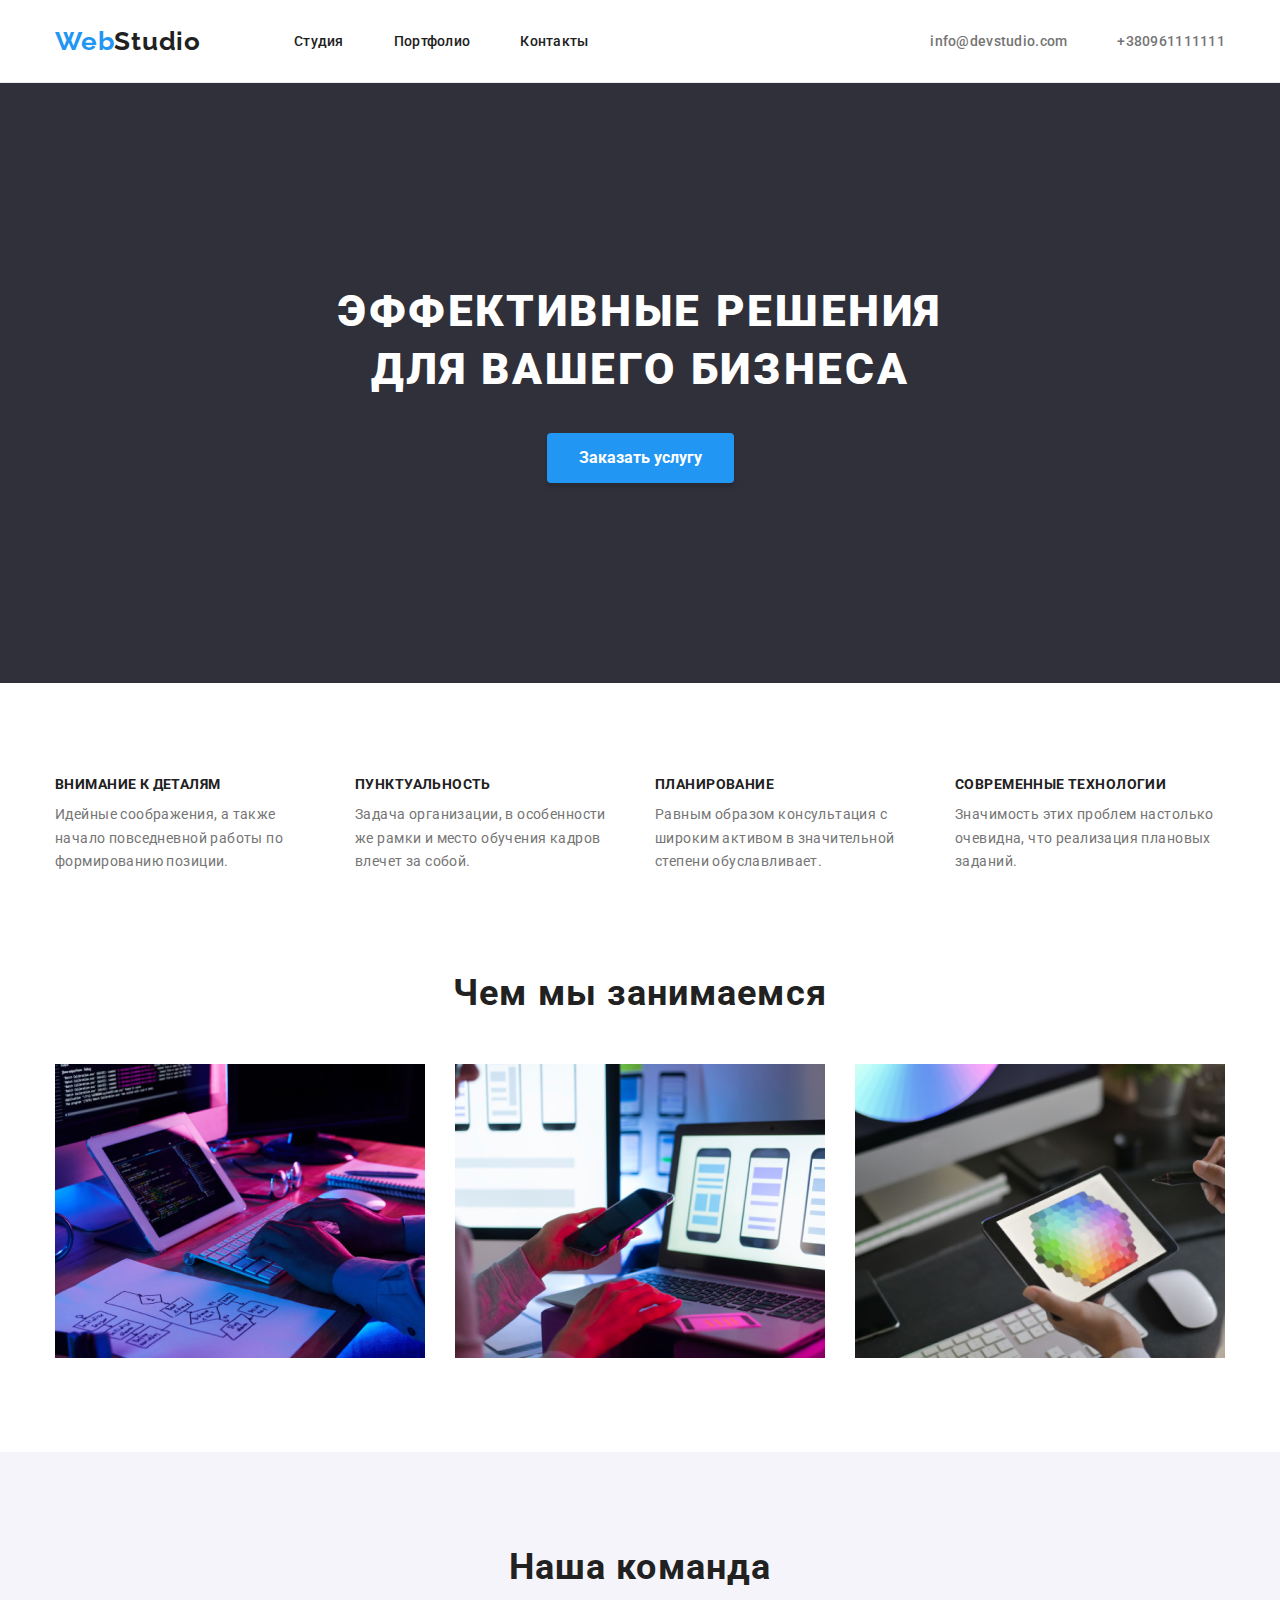
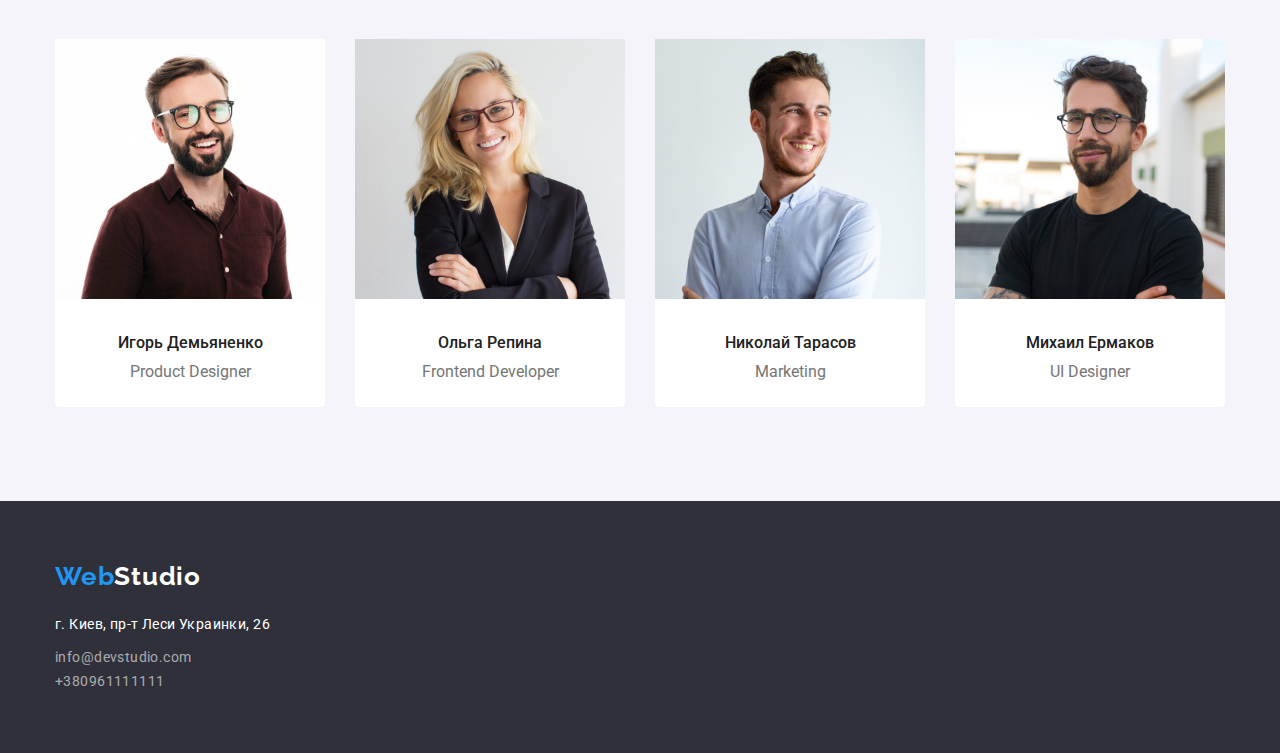
<file: index.html>
<!DOCTYPE html>
<html lang="ru">
   <head>
      <meta charset="UTF-8">
      <meta name="viewport" content="width=device-width, initial-scale=1.0">
      <title>WebStudio</title>
      <link rel="preconnect" href="https://fonts.gstatic.com">
      <link href="https://fonts.googleapis.com/css2?family=Raleway:wght@700&family=Roboto:wght@400;500;700;900&display=swap" rel="stylesheet">
      <link rel="stylesheet" href="https://cdnjs.cloudflare.com/ajax/libs/modern-normalize/1.0.0/modern-normalize.min.css ">
      <link rel="stylesheet" href="./css/styles.css">
 </head>
<body> 
    <!--шапка-->
    <header class="head">
    <div class="conteiner">  
        <a lang="en" href="./index.html" class="logo"><span class="logo-web">Web</span>Studio</a> 
      <nav>
            <ul class="web-link">
                <li class="link"><a href="./index.html">Студия</a></li>
                <li class="link"><a href="./portfolio.html">Портфолио</a></li>
                <li class="link"><a href="">Контакты</a></li>
            </ul>
     </nav>     
            <ul class="header-link">
                <li class="header-link-mail"><a href="mailto:info@devstudio.com">info@devstudio.com</a></li>
                <li class="header-link-tell"><a href="tel:+380961111111">+380961111111</a></li>
            </ul>
    </div>          
    </header>
   <!--текст с кнопкой-->

 <main>
        <section class="bbc">
            <h1 class="bbc-text">Эффективные решения для вашего бизнеса</h1>
            <button class="bbc-button">Заказать услугу</button>
        </section>
 
 <!--4 абзаца-->
      <section class="features">
        <div class="conteiner">
         <h2 class="features-not-see">Наши преимущества</h2>
         <ul class="elements-ul">
             <li class="features-elements">
                 <h3 class="features-h3">Внимание к деталям</h3>
                 <p class="features-p">Идейные соображения, а также начало повседневной работы по формированию позиции.</p>
             </li>
             <li class="features-elements">
                 <h3 class="features-h3">Пунктуальность</h3>
                 <p class="features-p">Задача организации, в особенности же рамки и место обучения кадров влечет за собой.</p>
             </li>
             <li class="features-elements">
                 <h3 class="features-h3">Планирование</h3>
                 <p class="features-p">Равным образом консультация с широким активом в значительной степени обуславливает.</p>
             </li>
             <li class="features-elements">
                 <h3 class="features-h3">Современные технологии</h3>
                 <p class="features-p">Значимость этих проблем настолько очевидна, что реализация плановых заданий.</p>
             </li>
          </ul>
        </div>  
     </section>
 <!--Чем мы занимаемся 3 картинки-->
      <section class="doing">
        <div class="conteiner">
           <h2 class="waht-doing">Чем мы занимаемся</h2>
           <ul class="doing-img">
             <li class="li-doing-img">
                 <img class="img" src="./img/box1.png" alt="набор кода на компьютере" width=370></li>
             <li class="li-doing-img">
                 <img class="img" src="./img/box2.png" alt="синхронизация телефона" width=370></li>    
             <li class="li-doing-img">
                 <img class="img" src="./img/box3.png" alt="выбор нужного цвета" width=370></li>
            </ul>
        </div>   
     </section>
 <!--Наша команда, 4 человека-->
      <section class="team">
      <div class="conteiner">   
       <h2 class="team-h2">Наша команда</h2>
       <ul class="team-ul">
         <li class="team-li">
             <img src="./img/human1.png" alt="портрет" width=270>
             <h3 class="head-team">Игорь Демьяненко</h3>
             <p class="text-team" lang="en">Product Designer</p>
         </li>
         <li class="team-li">
             <img src="./img/human2.png" alt="портрет" width=270>
             <h3 class="head-team">Ольга Репина</h3>
             <p class="text-team" lang="en">Frontend Developer</p>
         </li>
         <li class="team-li">
             <img src="./img/human3.png" alt="портрет" width=270>
             <h3 class="head-team">Николай Тарасов</h3>
             <p class="text-team" lang="en">Marketing</p>
         </li>
         <li class="team-li">
             <img src="./img/human4.png" alt="портрет" width=270>
             <h3 class="head-team">Михаил Ермаков</h3>
             <p class="text-team" lang="en">UI Designer</p>
         </li>
        </ul>
      </div>
       </section>
    </main>
<!--Подвал-->
 <footer class="footer">
      <div class="conteiner">
           <a lang="en" href="./index.html" class="logo-footer"><span class="logo-web-footer">Web</span>Studio</a>
           <address>
              <p class="postal">г. Киев, пр-т Леси Украинки, 26</p>
               <ul class="footer-link">
                  <li><a href="mailto:info@devstudio.com">info@devstudio.com</a></li>
                  <li><a href="tel:+380961111111">+380961111111</a></li>
              </ul>
         </address>
      </div>
 </footer>
</body> 
</html>
</file>
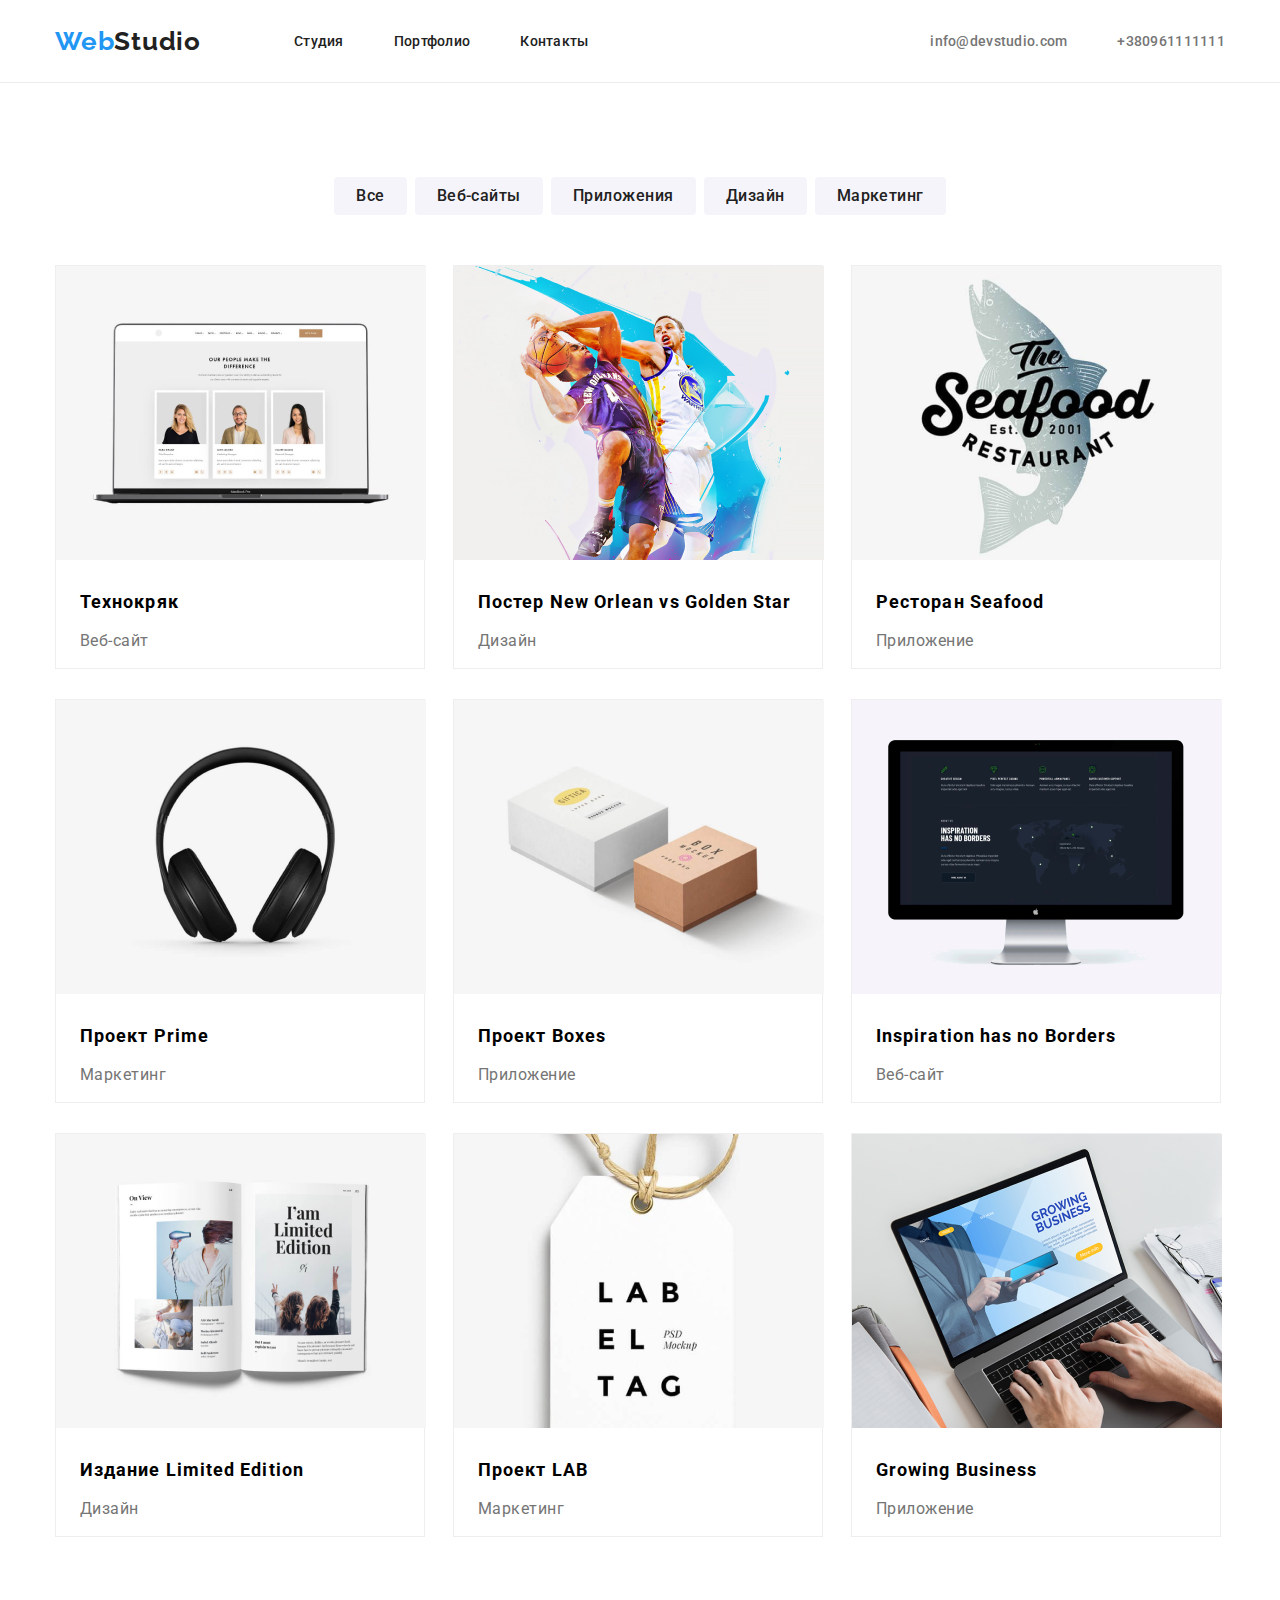
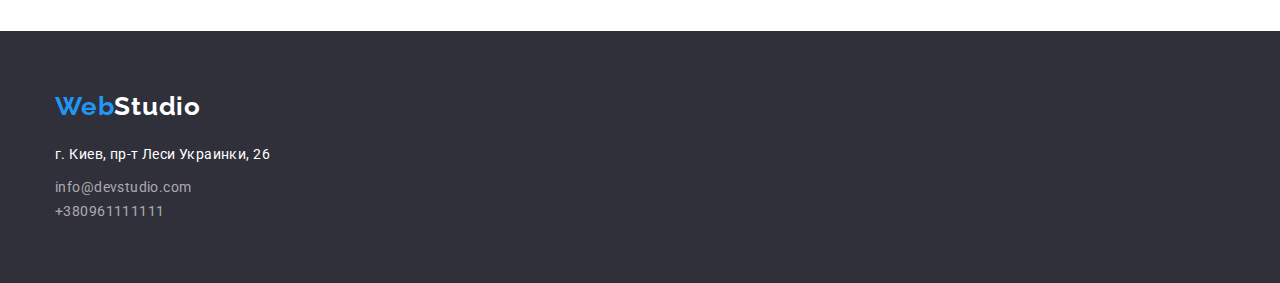
<file: portfolio.html>
<!DOCTYPE html>
<html lang="ru">
  <head class="head">
     <meta charset="UTF-8">
     <meta name="viewport" content="width=device-width, initial-scale=1.0">
     <title>WebStudio</title>
     <link rel="preconnect" href="https://fonts.gstatic.com">
     <link href="https://fonts.googleapis.com/css2?family=Raleway:wght@700&family=Roboto:wght@400;500;700;900&display=swap" rel="stylesheet">
     <link rel="stylesheet" href="https://cdnjs.cloudflare.com/ajax/libs/modern-normalize/1.0.0/modern-normalize.min.css ">
     <link rel="stylesheet" href="./css/styles.css">
  </head>
 <body>
<!--Шапка-->
      <header class="head">
      <div class="conteiner">  
        <a lang="en" href="./index.html" class="logo"><span class="logo-web">Web</span>Studio</a> 
           <nav>
             <ul class="web-link">
                 <li class="link"><a href="./index.html">Студия</a></li>
                 <li class="link"><a href="./portfolio.html">Портфолио</a></li>
                 <li class="link"><a href="">Контакты</a></li>
             </ul>
            </nav>     
            <ul class="header-link">
                <li class="header-link-mail"><a href="mailto:info@devstudio.com">info@devstudio.com</a></li>
                <li class="header-link-tell"><a href="tel:+380961111111">+380961111111</a></li>
            </ul>
        </div> 
      </header>         
 <!--Кнопки-->
     <main> 
        <section class="projects">
            <div class="conteiner">
                <ul class="conteiner-ul">
                   <li class="portfolio-button-li">
                       <button class="button-portfolio">Все</button>
                   </li>
                   <li class="portfolio-button-li">
                        <button class="button-portfolio">Веб-сайты</button>
                   </li>
                   <li class="portfolio-button-li">
                       <button class="button-portfolio">Приложения</button>
                   </li>
                   <li class="portfolio-button-li">
                       <button class="button-portfolio">Дизайн</button>
                   </li>
                   <li class="portfolio-button-li">
                       <button class="button-portfolio">Маркетинг</button>
                   </li>
               </ul>
            </div>
<!--Портфолио-->
            <div class="conteiner">
                <ul class="project-view">
                    <li class="project-li">
                        <img src="./img/portfolio1.png" alt="Веб-сайт" width=370>
                        <div class="projects-div">
                          <h3 class="projects-view-h3">Технокряк</h3>
                          <p class="projects-view-p">Веб-сайт</p>
                        </div>
                     </li> 
                    <li class="project-li">
                        <img src="./img/portfolio2.png" alt="Дизайн" width=370>
                        <div class="projects-div">
                          <h3 class="projects-view-h3">Постер New Orlean vs Golden Star</h3>
                          <p class="projects-view-p">Дизайн</p>
                        </div>
                    </li>       
                    <li class="project-li">
                        <img src="./img/portfolio3.png" alt="Приложение" width=370>
                        <div class="projects-div">
                          <h3 class="projects-view-h3">Ресторан Seafood</h3>
                          <p class="projects-view-p">Приложение</p>
                        </div>
                    </li>    
                    <li class="project-li">
                        <img src="./img/portfolio4.png" alt="Маркетинг" width=370>
                        <div class="projects-div">
                          <h3 class="projects-view-h3">Проект Prime</h3>
                          <p class="projects-view-p">Маркетинг</p>
                        </div>
                    </li>   
                    <li class="project-li">
                        <img src="./img/portfolio5.png" alt="Приложение" width=370>
                        <div class="projects-div">
                          <h3 class="projects-view-h3">Проект Boxes</h3>
                          <p class="projects-view-p">Приложение</p>
                        </div>
                    </li> 
                    <li class="project-li">
                        <img src="./img/portfolio6.png" alt="Веб-сайт" width=370>
                        <div class="projects-div">
                          <h3 class="projects-view-h3">Inspiration has no Borders</h3>
                          <p class="projects-view-p">Веб-сайт</p>
                        </div>
                    </li>
                    <li class="project-li">
                        <img src="./img/portfolio7.png" alt="Веб-сайт" width=370>
                        <div class="projects-div">
                          <h3 class="projects-view-h3">Издание Limited Edition</h3>
                          <p class="projects-view-p">Дизайн</p>
                        </div>
                    </li>   
                    <li class="project-li">
                        <img src="./img/portfolio8.png" alt="Маркетинг" width=370>
                        <div class="projects-div">
                         <h3 class="projects-view-h3">Проект LAB</h3>
                         <p class="projects-view-p">Маркетинг</p>
                        </div>
                    </li> 
                    <li class="project-li">
                        <img src="./img/portfolio9.png" alt="Приложение" width=370>
                        <div class="projects-div">
                         <h3 class="projects-view-h3">Growing Business</h3>
                         <p class="projects-view-p">Приложение</p>
                        </div>
                    </li>       
                </ul>
            </div>
        </section>
     </main>
<!--Подвал-->
        <footer class="footer">
          <div class="conteiner">
             <a lang="en" href="./index.html" class="logo-footer"><span class="logo-web-footer">Web</span>Studio</a>
              <address>
                   <p class="postal">г. Киев, пр-т Леси Украинки, 26</p>
                   <ul class="footer-link">
                      <li><a href="mailto:info@devstudio.com">info@devstudio.com</a></li>
                     <li><a href="tel:+380961111111">+380961111111</a></li>
                   </ul>
             </address>
          </div>
     </footer>
 </body> 
</html>
</file>
<file: css/styles.css>
:root{
 --body-background-color: #FFFFFF;
 --footer-background-color: #2F303A;
 --main-backgraund-color: #e5e5e5;
 --text-wite-color: #FFFFFF;
 --text-grey-color: #757575;
 --text-black-color: #212121;
 --buton-color: #F5F4FA;
 --hover-text-color: #2196f3;
} 

/*общие*/
.conteiner {
  width: 1200px;
  margin-left: auto;
  margin-right: auto;  
  padding-left: 15px;
  padding-right: 15px;
}

a,ul,li,p,h1,h2,h3,h4{
  margin-top: 0;
  margin-bottom: 0;
  padding-left: 0;
}

h1 {
  margin-inline-start: 0;
  margin-inline-end: 0;
  margin-block-start: 0;
  margin-block-end: 0;
}

a{
 text-decoration: none;
}


li{
 list-style: none;
}

.head{
 color: var(--text-black-color);
 background-color: var(--body-background-color);
}

body{
 font-family: Roboto;
}

.head > .conteiner {
  display: flex;
  align-items: center;
}

.head {
 border-bottom: 1px solid #ececec;
}
/*логотип-веб*/

.logo{
  font-family: Raleway;
 font-weight: 700;
 font-size: 26px;
 line-height: 31px;
 letter-spacing: 0.03em;
 color: var(--dark-color);
 color: var(--text-black-color);
}

.logo {
  display: flex;
}

.logo { 
 margin-right: 93px;
}

.logo-web{
 color: var(--hover-text-color);
}

/*меню-контакты*/
.web-link {
  display: flex;
}

.web-link > .link:not(:last-child) {
 margin-right: 50px;
}

.web-link a{
 font-weight: 500;
 font-size: 14px;
 line-height: 1.14;
 letter-spacing: 0.02em;
 color: #212121;
 text-decoration: none;
}

.web-link a:hover,
.web-link a:focus{
 color: var(--hover-text-color);
}

.header-link a {
 font-weight: 500;
 font-size: 14px;
 line-height: 1.14;
 letter-spacing: 0.02em;

 color: var(--text-grey-color);
}

.header-link a:hover,
.header-link a:focus{
 color: var(--hover-text-color);
}

/*.header-link {
  display: flex;
}
*/

.header-link {
  display: flex;
  padding-top: 32px;
  padding-bottom: 32px;
  margin-left: auto;
}

.header-link > li:not(:last-child) {
  margin-right: 50px;
 }

/*решение*/
.bbc{
 text-align: center;
 padding-top: 200px; 
 padding-bottom: 200px;
 background-color: var(--footer-background-color);
}

.bbc-text{
  display: block;
  margin: auto;
  margin-bottom: 30px;
  width: 696px;
  height: 120px;

  text-transform: uppercase;
  font-weight: 900;
  font-size: 44px;
  line-height: 1.3;
  text-align: center;
  letter-spacing: 0.06em;
 color: var(--text-wite-color)
}

.bbc-button{

  display: inline-block;
  text-align: center;
  text-decoration: none;
  
  padding-top: 10px;
  padding-right: 32px;
  padding-bottom: 10px;
  padding-left: 32px;
  
  cursor: pointer;
  border: transparent; 

  font-weight: 700;
  font-size: 16px;
  line-height: 1.88;
  font-family: inherit;
  box-shadow: 0px 4px 4px rgba(0, 0, 0, 0.15);
  border-radius: 4px;
  background: var(--hover-text-color);
  color: var(--text-wite-color);

}

/*4абзаца*/
.features {
  padding-bottom: 94px;
  padding-top: 94px;

}

.features-not-see {
  position: absolute;
  clip: rect(0 0 0 0);
  width: 1px;
  height: 1px;
  margin: -1px;
}

.elements-ul{
  display: flex;
}

.features-elements:not(:last-child){
  margin-right: 30px;
}

.features-elements {
  display: inline-block;
  width: 270px;
  height: 101px;
  left: 215px;
  top: 774px;
}

.features-h3{
  margin-bottom: 10px;
  font-weight: bold;
  font-size: 14px;
  line-height: 1.1;
  letter-spacing: 0.03em;
  text-transform: uppercase;
 color: var(--text-black-color)
}

.features-p{
  font-size: 14px;
  line-height: 1.7;
  letter-spacing: 0.03em;
 color: var(--text-grey-color)
}

/*чем занимаемся*/

.waht-doing {
 margin-bottom: 50px;

 font-size: 36px;
 line-height: 42px;
 text-align: center;
 letter-spacing: 0.03em;

 color: var(--text-black-color);
}

.doing{
 font-weight: 700;
 font-size: 36px;
 line-height: 1.17;
 letter-spacing: 0.03em;
  
 color: var(--text-black-color);
}
  
.doing{
 background-color: var(--body-background-color);
}

.doing {
  padding-bottom: 94px;
}

.doing-img {
  display: flex;
  flex-wrap: wrap;
  justify-content: space-between;
}
.doing-img > .li-doing-img:not(:last-child) {
  margin-right: 30px;
}
.doing-img > .li-doing-img:nth-child(3n) {
  margin-right: 0;
}

.img {
  display: block;
}

/*команда*/

.team h2{
 margin-bottom: 50px;

 font-weight: 700;
 font-size: 36px;
 line-height: 1.17;
 text-align: center;
 letter-spacing: 0.03em;
 color: var(--text-black-color);
}

.team h3{
 font-weight: 500;
 font-size: 16px;
 line-height: 19px;

 color: var(--text-black-color);
}

.team p{
 font-size: 16px;
 line-height: 19px;

 color: var(--text-grey-color);
}

.team{
 padding-top: 94px;
 padding-bottom: 94px;
 background-color: var(--buton-color);
}

.team-ul {
 display: flex;
 flex-wrap: wrap;
 justify-content: space-between;
}

.team-ul > .time-list:not(:last-child) {
  margin-right: 30px;
}
.team-ul > .time-list:nth-child(4n) {
  margin-right: 0;
}

.team-li {
  height: 368px;
  text-align: center;
  background-color: #ffffff;
  border-radius: 0px 0px 4px 4px;
}

.head-team {
  display: block;
  margin-top: 30px;
  margin-bottom: 10px;
}

.team.head-team{
  font-weight: 500;
  font-size: 16px;
  line-height: 1.2;
  letter-spacing: 0.03em;
  color: var(--title-text-color);
}

.team.text-team {
  font-size: 16px;
  line-height: 1.18;
  /* text-align: center; */
  letter-spacing: 0.03em;
  color: var(--primeri-text-color);
}

/*подвад*/


.footer{
 padding-top: 60px;
 padding-bottom: 60px;
 background-color: var(--footer-background-color);
}

.footer>.conteiner {
  display: flex;
  flex-direction: column;
}

.logo-footer {
  margin-bottom: 20px;
}

.logo-footer{
 font-family: Raleway;
 font-weight: 700;
 font-size: 26px;
 line-height: 31px;
 letter-spacing: 0.03em; 
 color: var(--text-wite-color);
}
.logo-web-footer{
 color: var(--hover-text-color);
}

.postal {
  margin-bottom: 9px;
}

.footer p{
  font-family: Roboto;
  font-style: normal;
  font-weight: 400;
  font-size: 14px;
  line-height: 24px;
  letter-spacing: 0.03em;
  color: var(--text-wite-color)
}

.footer-link a{
 font-family: Roboto;
 font-style: normal;
 font-weight: 400;
 font-size: 14px;
 line-height: 24px;
 letter-spacing: 0.03em;

 color: rgba(255, 255, 255, 0.6);
}

.footer-link a:hover,
.footer-link a:focus{
 color: var(--hover-text-color)
}

/*Портфолио*/
/*кнопки*/

.projects {
  padding-top: 94px;
  padding-bottom: 94px;
}

.conteiner-ul {
  padding-bottom: 50px;
  display: flex;
  flex-wrap: wrap;
  justify-content: center;
}
.conteiner-ul > .portfolio-button-li:not(:last-child) {
  margin-right: 8px;
}

/*.projects{
  background-color: var(--main-backgraund-color);  
}
*/
.button-portfolio {
  padding: 6px 22px;
  font-weight: 500;
  font-size: 16px;
  line-height: 1.6;
  text-align: center;
  letter-spacing: 0.03em;
  color: var(--text-black-color);
  background-color: var(--buton-color);
  border-radius: 4px;
  border: 0;
  cursor: pointer;
}
.button-portfolio :hover,
.button-portfolio :focus {
  color: var(--body-background-color);
  background-color: var(--hover-text-color);
  border-radius: 4px;
}

.button-portfolio{
 background-color: var(--buton-color);
}

.button-portfolio:hover,
.button-portfolio :focus {
  background-color: var(--hover-text-color);
  color: var(--text-wite-color);
}

/*проекты
.projects-portfolio {
  padding-bottom: 26px;
}
*/

.project-view {
  display: flex;
  flex-wrap: wrap;
  margin-right: -30px;
  margin-bottom: -30px;
}

.project-li {
  margin-right: 28px;
  margin-bottom: 30px;
  flex-basis: calc(100% / 3 - 60px);
  box-sizing: border-box;
  width: 370px;
  height: 404px;
  left: 215px;
  top: 330px;
  background: var(--body-background-color);
  border: 1px solid #eeeeee;
}

.projects-view-h3 {
  width: 322px;
  height: 38px;
}

/*.projects-view-h3{
 font-weight: bold;
 font-size: 18px;
 line-height: 36px;
 letter-spacing: 0.06em;
 color: var(--text-black-color);
}
*/
.projects-view-h3{ 
  margin-bottom: 4px;
  font-weight: 700;
  font-size: 18px;
  line-height: 2;
  letter-spacing: 0.06em;
}


.projects-view-p{
 font-size: 16px;
 line-height: 30px;
 letter-spacing: 0.03em;
 color: var(--text-grey-color);
}

.projects-view-p {
  width: 322px;
  height: 32px;
}

.projects-div {
  padding-top: 20px;
  padding-left: 24px;
  padding-right: 24px;
  padding-bottom: 20px;
}
</file>
